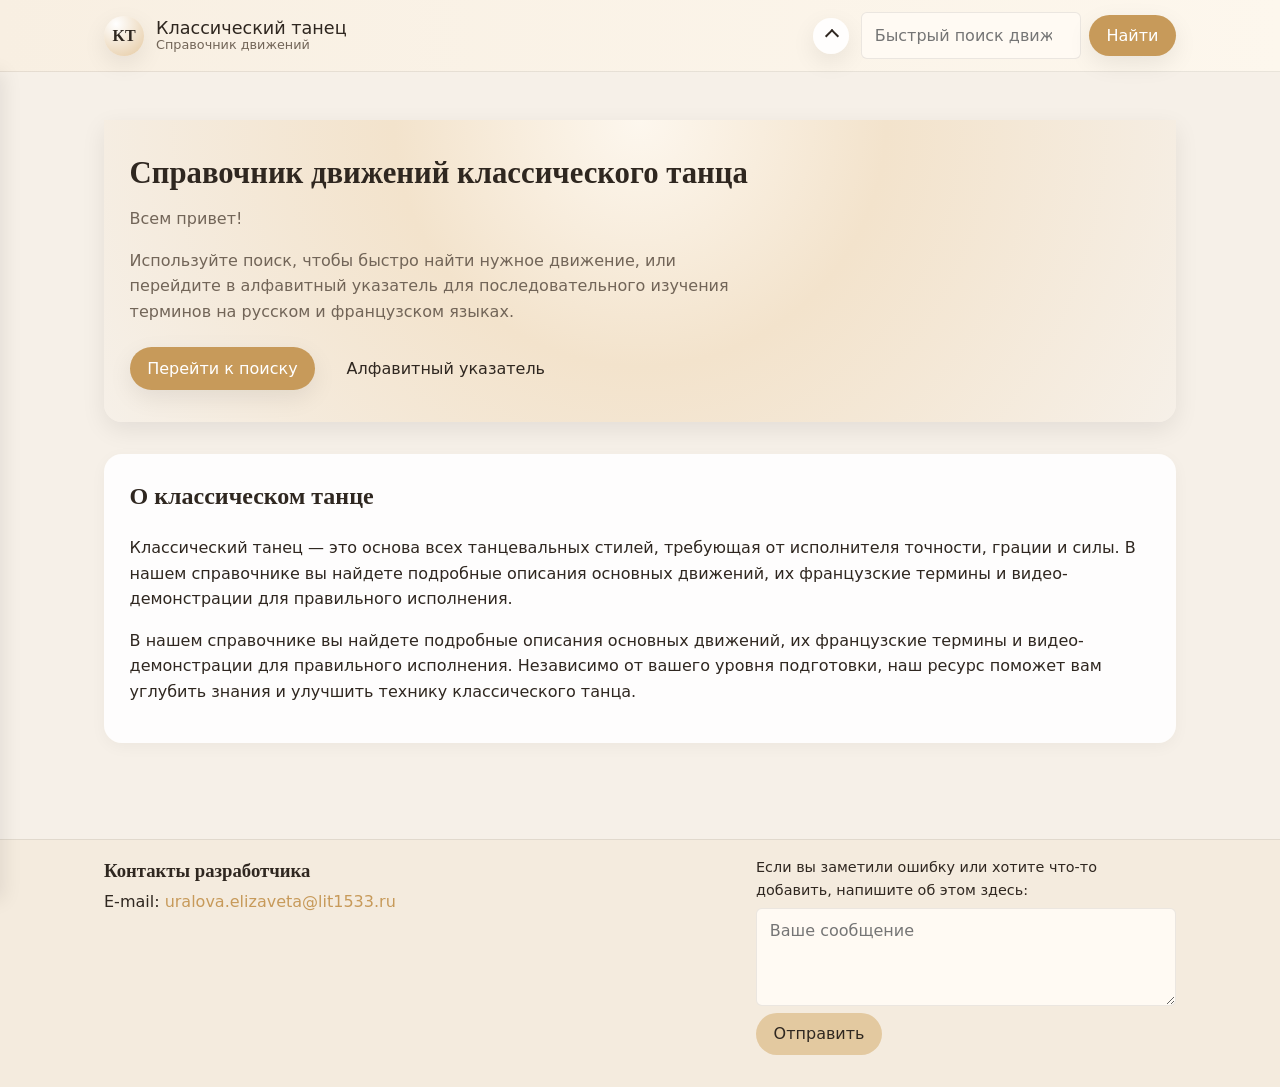
<file: index.html>
<!DOCTYPE html>
<html lang="ru">
<head>
  <meta charset="UTF-8">
  <meta name="viewport" content="width=device-width, initial-scale=1.0">
  <title>Справочник движений классического танца</title>
  <link rel="stylesheet" href="styles/base.css">
  <link rel="stylesheet" href="styles/layout.css">
  <link rel="stylesheet" href="styles/components.css">
  <link rel="stylesheet" href="styles/pages.css">
  <link rel="stylesheet" href="styles/responsive.css">
</head>
<body data-root="root" data-page="home">
  <header class="site-header">
    <div class="header-inner">
      <a href="index.html" class="logo-area" title="На главную">
        <div class="logo-mark">KT</div>
        <div class="logo-text">
          <span class="site-title">Классический танец</span>
          <span class="site-subtitle">Справочник движений</span>
        </div>
      </a>

      <div class="header-controls">
        <button class="icon-button menu-toggle" id="menuToggle" type="button" aria-label="Открыть меню">
          <span class="icon-arrow"></span>
        </button>

        <form class="header-search" id="headerSearchForm" autocomplete="off">
          <input
            type="search"
            id="headerSearchInput"
            class="input"
            placeholder="Быстрый поиск движения..."
            aria-label="Быстрый поиск движения"
          >
          <button type="submit" class="btn btn-primary">Найти</button>
        </form>
      </div>
    </div>
  </header>

  <aside class="sidebar" id="sidebar" aria-hidden="true">
    <nav class="sidebar-nav" id="sidebarNav">
      <a href="index.html" class="sidebar-link" data-page-link="home">Главная</a>
      <a href="pages/search.html" class="sidebar-link" data-page-link="search">Поиск</a>
      <a href="pages/alphabet.html" class="sidebar-link" data-page-link="alphabet">Алфавитный указатель</a>
      <!-- <a href="pages/settings.html" class="sidebar-link" data-page-link="site-settings">Настройки сайта</a> -->
    </nav>
  </aside>
  <div class="sidebar-backdrop" id="sidebarBackdrop"></div>

  <main class="page page-home">
    <section class="hero">
      <div class="hero-text">
        <h1>Справочник движений классического танца</h1>
        <p>
          Всем привет!
        </p>
        <p>
          Используйте поиск, чтобы быстро найти нужное движение, или перейдите в алфавитный указатель для
          последовательного изучения терминов на русском и французском языках.
        </p>
        <div class="hero-actions">
          <a class="btn btn-primary" href="pages/search.html">Перейти к поиску</a>
          <a class="btn btn-ghost" href="pages/alphabet.html">Алфавитный указатель</a>
        </div>
      </div>
    </section>

    <section class="info-section">
      <h2>О классическом танце</h2>
      <p>
        Классический танец — это основа всех танцевальных стилей, требующая от исполнителя точности, грации и силы. В нашем справочнике вы найдете подробные описания основных движений, их французские термины и видео-демонстрации для правильного исполнения.
      </p>
      <p>
        В нашем справочнике вы найдете подробные описания основных движений, их французские термины и видео-демонстрации для правильного исполнения. Независимо от вашего уровня подготовки, наш ресурс поможет вам углубить знания и улучшить технику классического танца. 
      </p>
    </section>
  </main>

  <footer class="site-footer">
    <div class="footer-inner">
      <div class="footer-column">
        <h3 class="footer-title">Контакты разработчика</h3>
        <p>E-mail: <a href="mailto:uralova.elizaveta@lit1533.ru">uralova.elizaveta@lit1533.ru</a></p>
      </div>
      <div class="footer-column">
        <form id="footerFeedbackForm" class="footer-feedback-form">
          <label for="footerFeedbackMessage" class="footer-label">
            Если вы заметили ошибку или хотите что-то добавить, напишите об этом здесь:
          </label>
          <textarea
            id="footerFeedbackMessage"
            class="textarea"
            rows="3"
            placeholder="Ваше сообщение"
          ></textarea>
          <button type="submit" class="btn btn-secondary">Отправить</button>
        </form>
      </div>
    </div>
  </footer>

  <script src="scripts/app.js"></script>
  <script src="scripts/ui.js"></script>
  <script src="scripts/router.js"></script>
  <script src="scripts/auth.js"></script>
  <script src="scripts/api.js"></script>
</body>
</html>
</file>
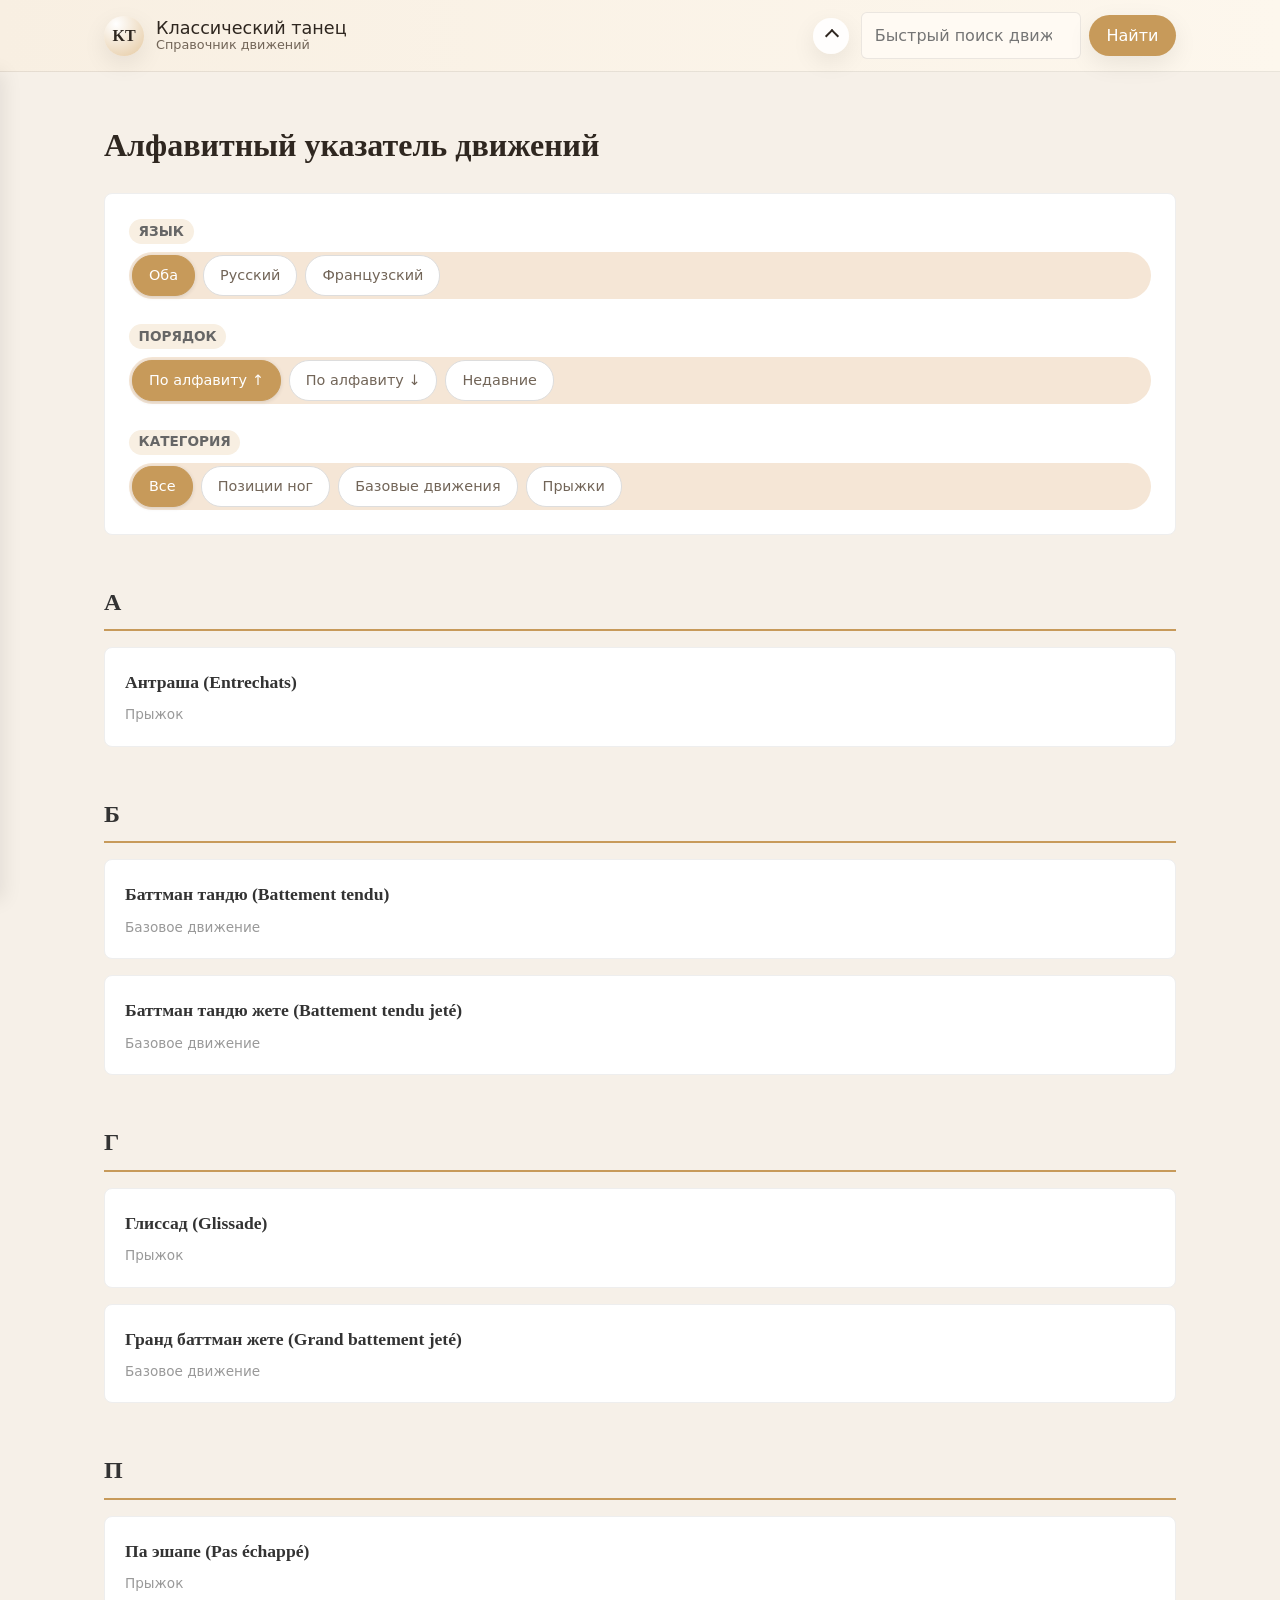
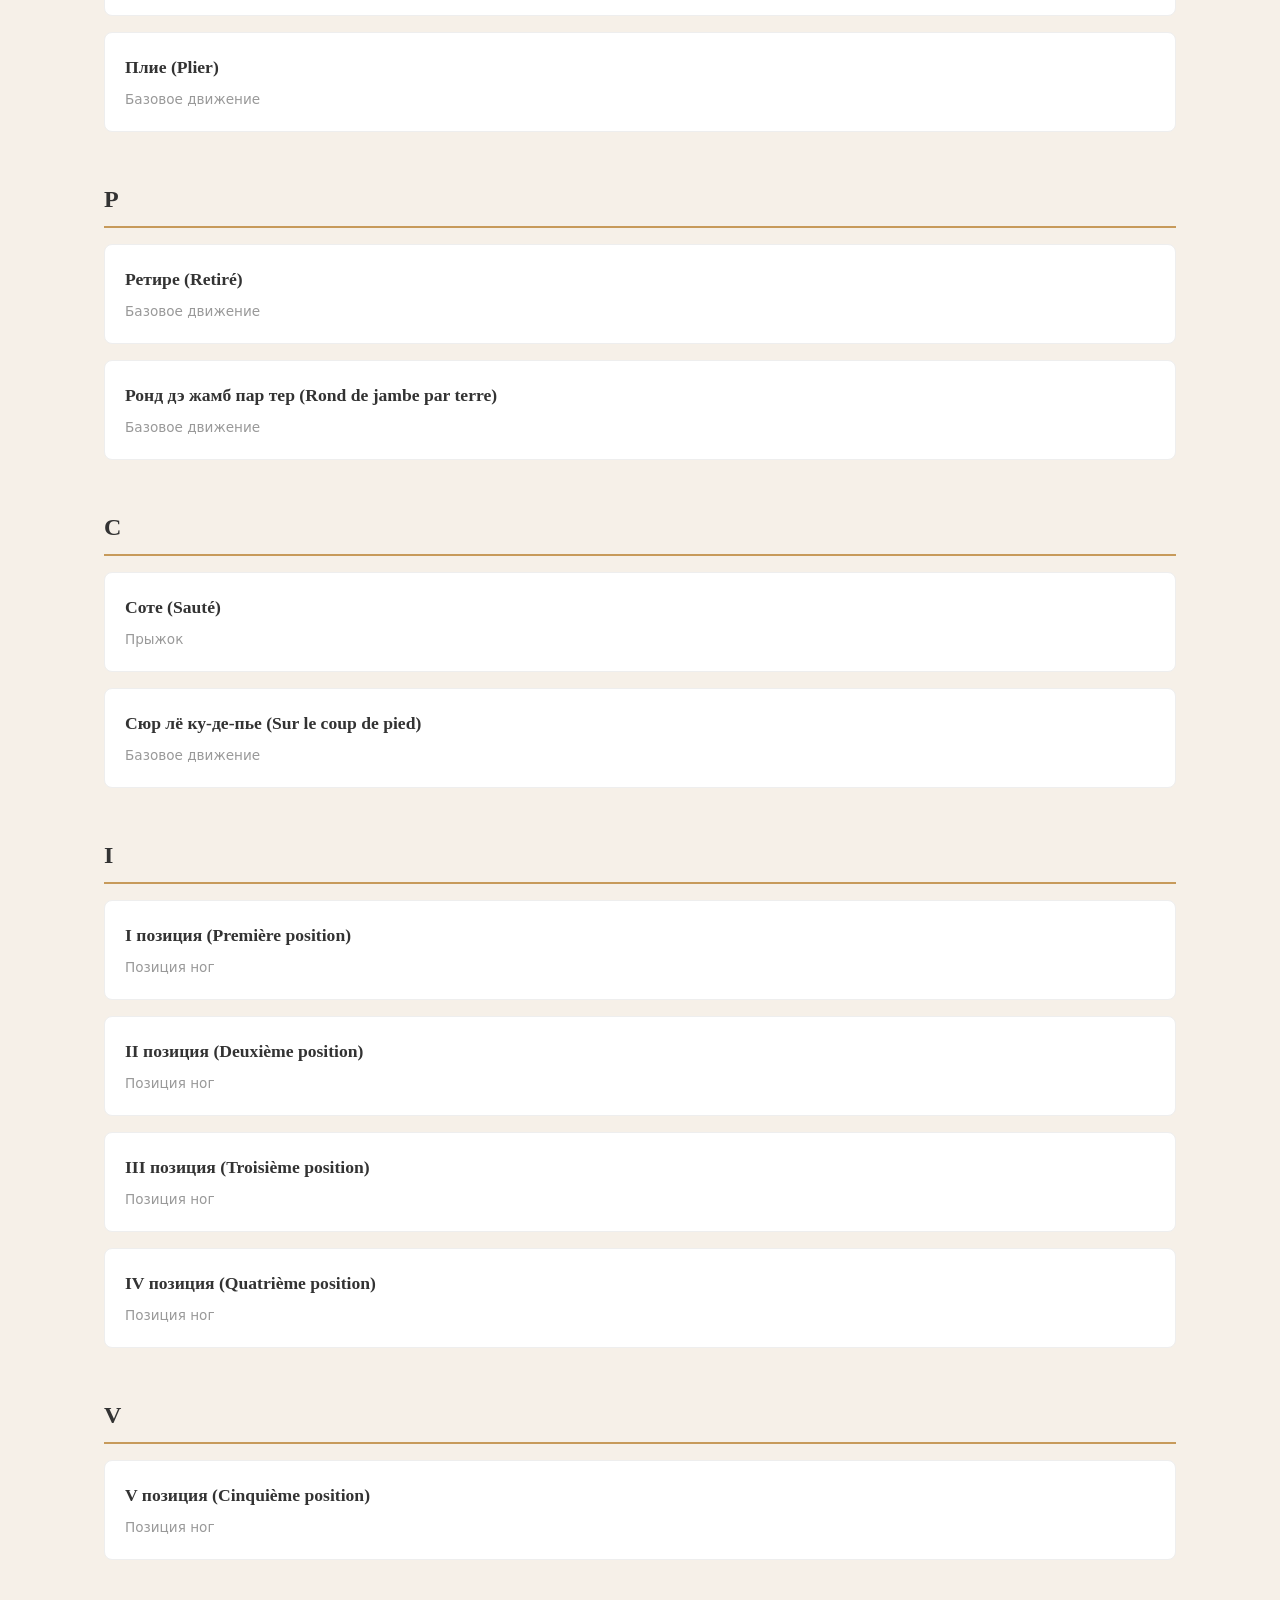
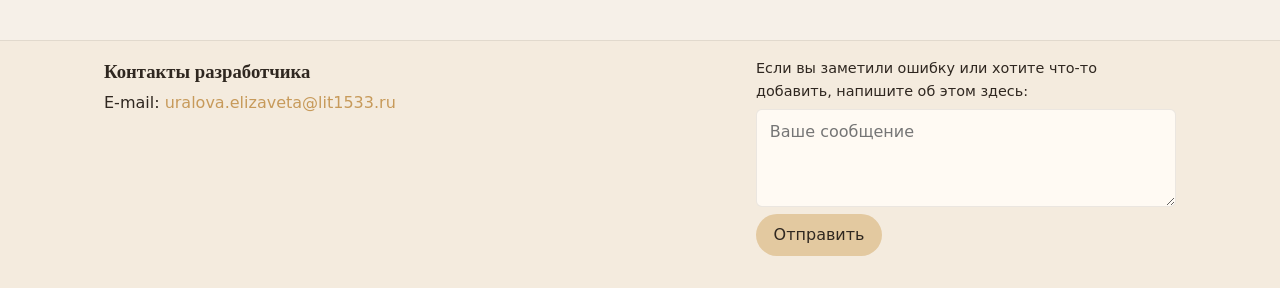
<file: pages/alphabet.html>
<!DOCTYPE html>
<html lang="ru">
<head>
  <meta charset="UTF-8">
  <meta name="viewport" content="width=device-width, initial-scale=1.0">
  <title>Алфавитный указатель — Справочник</title>
  <link rel="stylesheet" href="../styles/base.css">
  <link rel="stylesheet" href="../styles/layout.css">
  <link rel="stylesheet" href="../styles/components.css">
  <link rel="stylesheet" href="../styles/pages.css">
  <link rel="stylesheet" href="../styles/responsive.css">
  <style>
    .page-alphabet-filters {
      display: grid;
      gap: 1.5rem;
      margin-bottom: 2rem;
      background: white;
      padding: 1.5rem;
      border-radius: 8px;
      border: 1px solid #eee;
    }

    .tag {
      font-size: 0.85rem;
      font-weight: 600;
      text-transform: uppercase;
      color: #666;
      margin-bottom: 0.5rem;
    }

    .pill-toggle-group {
      display: flex;
      gap: 0.5rem;
      flex-wrap: wrap;
    }

    .pill-toggle {
      padding: 0.5rem 1rem;
      border: 1px solid #ddd;
      background: white;
      border-radius: 20px;
      cursor: pointer;
      transition: all 0.2s;
      font-size: 0.9rem;
    }

    .pill-toggle:hover {
      border-color: #c79a5a;
      color: #c79a5a;
    }

    .pill-toggle.active {
      background: #c79a5a;
      color: white;
      border-color: #c79a5a;
    }

    .alphabet-list-section {
      display: grid;
      gap: 2rem;
    }

    .alphabet-letter-section {
      display: grid;
      gap: 1rem;
    }

    .alphabet-letter {
      font-size: 1.5rem;
      font-weight: 700;
      color: #333;
      padding: 1rem 0 0.5rem 0;
      border-bottom: 2px solid #c79a5a;
      margin: 0;
    }

    #alphabetList {
      display: grid;
      gap: 2rem;
    }

    .movement-card {
      background: white;
      border: 1px solid #eee;
      border-radius: 8px;
      transition: all 0.2s;
      overflow: hidden;
    }

    .movement-card:hover {
      border-color: #c79a5a;
      box-shadow: 0 4px 12px rgba(199, 154, 90, 0.1);
      transform: translateY(-2px);
    }

    .movement-link {
      text-decoration: none;
      color: inherit;
      display: block;
    }

    .movement-card-content {
      padding: 1.25rem;
    }

    .movement-title {
      font-size: 1.1rem;
      font-weight: 600;
      color: #333;
      margin: 0 0 0.5rem 0;
    }

    .movement-category {
      font-size: 0.85rem;
      color: #999;
      margin: 0;
    }

    @media (max-width: 768px) {
      .page-alphabet-filters {
        grid-template-columns: 1fr;
      }

      .pill-toggle {
        font-size: 0.85rem;
        padding: 0.4rem 0.8rem;
      }
    }
  </style>
</head>
<body data-root="page" data-page="alphabet">
  <header class="site-header">
    <div class="header-inner">
      <a href="../index.html" class="logo-area" title="На главную">
        <div class="logo-mark">KT</div>
        <div class="logo-text">
          <span class="site-title">Классический танец</span>
          <span class="site-subtitle">Справочник движений</span>
        </div>
      </a>
      <div class="header-controls">
        <button class="icon-button menu-toggle" id="menuToggle" type="button" aria-label="Открыть меню">
          <span class="icon-arrow"></span>
        </button>
        <form class="header-search" id="headerSearchForm" autocomplete="off">
          <input
            type="search"
            id="headerSearchInput"
            class="input"
            placeholder="Быстрый поиск движения..."
            aria-label="Быстрый поиск движения"
          >
          <button type="submit" class="btn btn-primary">Найти</button>
        </form>
      </div>
    </div>
  </header>

  <aside class="sidebar" id="sidebar" aria-hidden="true">
    <nav class="sidebar-nav" id="sidebarNav">
      <a href="../index.html" class="sidebar-link" data-page-link="home">Главная</a>
      <a href="search.html" class="sidebar-link" data-page-link="search">Поиск</a>
      <a href="alphabet.html" class="sidebar-link" data-page-link="alphabet">Алфавитный указатель</a>
    
      <!-- <a href="settings.html" class="sidebar-link" data-page-link="site-settings">Настройки сайта</a> -->

    </nav>
  </aside>
  <div class="sidebar-backdrop" id="sidebarBackdrop"></div>

  <main class="page">
    <h1>Алфавитный указатель движений</h1>

    <section class="page-alphabet-filters">
      <div>
        <div class="tag">Язык</div>
        <div class="pill-toggle-group">
          <button class="pill-toggle active" data-lang-filter="both">Оба</button>
          <button class="pill-toggle" data-lang-filter="ru">Русский</button>
          <button class="pill-toggle" data-lang-filter="fr">Французский</button>
        </div>
      </div>

      <div>
        <div class="tag">Порядок</div>
        <div class="pill-toggle-group">
          <button class="pill-toggle active" data-sort="asc">По алфавиту ↑</button>
          <button class="pill-toggle" data-sort="desc">По алфавиту ↓</button>
          <button class="pill-toggle" data-sort="recent">Недавние</button>
        </div>
      </div>

      <div>
        <div class="tag">Категория</div>
        <div class="pill-toggle-group">
          <button class="pill-toggle active" data-category="all">Все</button>
          <button class="pill-toggle" data-category="positions">Позиции ног</button>
          <button class="pill-toggle" data-category="basic">Базовые движения</button>
          <button class="pill-toggle" data-category="jumps">Прыжки</button>
        </div>
      </div>
    </section>

    <section class="alphabet-list-section">
      <div id="alphabetList">

      </div>
    </section>
  </main>

  <footer class="site-footer">
    <div class="footer-inner">
      <div class="footer-column">
        <h3 class="footer-title">Контакты разработчика</h3>
        <p>E-mail: <a href="mailto:uralova.elizaveta@lit1533.ru">uralova.elizaveta@lit1533.ru</a></p>
      </div>
      <div class="footer-column">
        <form id="footerFeedbackForm" class="footer-feedback-form">
          <label for="footerFeedbackMessage" class="footer-label">
            Если вы заметили ошибку или хотите что-то добавить, напишите об этом здесь:
          </label>
          <textarea
            id="footerFeedbackMessage"
            class="textarea"
            rows="3"
            placeholder="Ваше сообщение"
          ></textarea>
          <button type="submit" class="btn btn-secondary">Отправить</button>
        </form>
      </div>
    </div>
  </footer>

  <script src="../scripts/app.js"></script>
  <script src="../scripts/ui.js"></script>
  <script src="../scripts/router.js"></script>
  <script src="../scripts/api.js"></script>
  <script src="../scripts/auth.js"></script>
  <script src="../scripts/alphabet.js"></script>
</body>
</html>
</file>
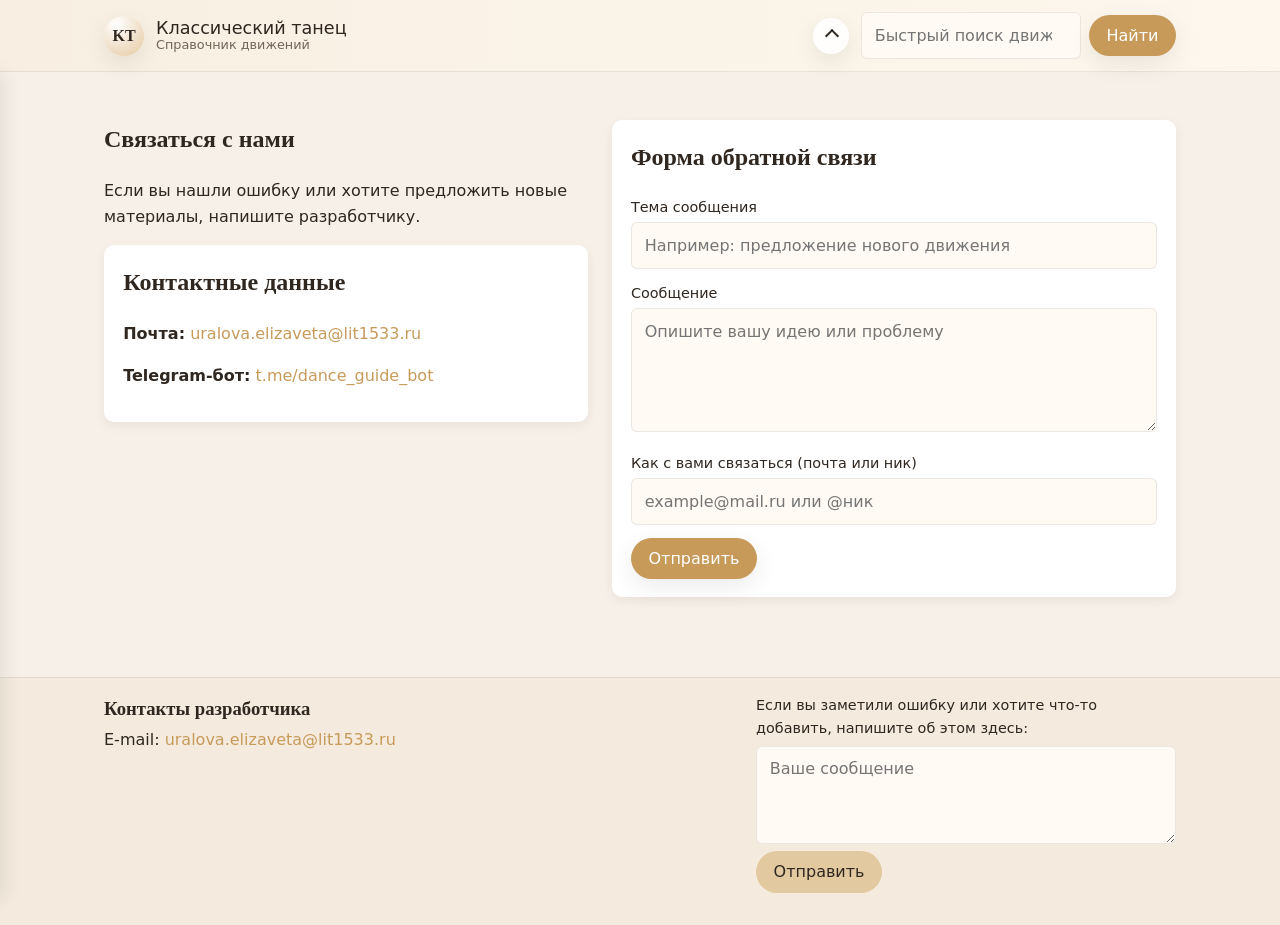
<file: pages/feedback.html>
<!DOCTYPE html>
<html lang="ru">
<head>
  <meta charset="UTF-8">
  <meta name="viewport" content="width=device-width, initial-scale=1.0">
  <title>Связаться с нами — Справочник</title>
  <link rel="stylesheet" href="../styles/base.css">
  <link rel="stylesheet" href="../styles/layout.css">
  <link rel="stylesheet" href="../styles/components.css">
  <link rel="stylesheet" href="../styles/pages.css">
  <link rel="stylesheet" href="../styles/responsive.css">
</head>
<body data-root="page" data-page="feedback">
  <header class="site-header">
    <div class="header-inner">
      <a href="../index.html" class="logo-area" title="На главную">
        <div class="logo-mark">KT</div>
        <div class="logo-text">
          <span class="site-title">Классический танец</span>
          <span class="site-subtitle">Справочник движений</span>
        </div>
      </a>
      <div class="header-controls">
        <button class="icon-button menu-toggle" id="menuToggle" type="button" aria-label="Открыть меню">
          <span class="icon-arrow"></span>
        </button>
        <form class="header-search" id="headerSearchForm" autocomplete="off">
          <input
            type="search"
            id="headerSearchInput"
            class="input"
            placeholder="Быстрый поиск движения..."
            aria-label="Быстрый поиск движения"
          >
          <button type="submit" class="btn btn-primary">Найти</button>
        </form>

      </div>
    </div>
  </header>

  <aside class="sidebar" id="sidebar" aria-hidden="true">
    <nav class="sidebar-nav" id="sidebarNav"></nav>
  </aside>
  <div class="sidebar-backdrop" id="sidebarBackdrop"></div>

  <main class="page">
    <section class="feedback-page-main">
      <div>
        <h1>Связаться с нами</h1>
        <p>Если вы нашли ошибку или хотите предложить новые материалы, напишите разработчику.</p>
        <div class="card">
          <h2>Контактные данные</h2>
          <p><strong>Почта:</strong> <a href="mailto:uralova.elizaveta@lit1533.ru">uralova.elizaveta@lit1533.ru</a></p>
          <p><strong>Telegram-бот:</strong> <a href="https://t.me/dance_guide_bot" target="_blank" rel="noopener">t.me/dance_guide_bot</a></p>
        </div>
      </div>

      <div class="card">
        <h2>Форма обратной связи</h2>
        <form id="feedbackForm">
          <div class="auth-form-group">
            <label for="feedbackSubject">Тема сообщения</label>
            <input id="feedbackSubject" class="input" placeholder="Например: предложение нового движения">
          </div>
          <div class="auth-form-group">
            <label for="feedbackMessage">Сообщение</label>
            <textarea id="feedbackMessage" class="textarea" rows="4" placeholder="Опишите вашу идею или проблему"></textarea>
          </div>
          <div class="auth-form-group">
            <label for="feedbackContact">Как с вами связаться (почта или ник)</label>
            <input id="feedbackContact" class="input" placeholder="example@mail.ru или @ник">
          </div>
          <button type="submit" class="btn btn-primary">Отправить</button>
        </form>
      </div>
    </section>
  </main>

  <footer class="site-footer">
    <div class="footer-inner">
      <div class="footer-column">
        <h3 class="footer-title">Контакты разработчика</h3>
        <p>E-mail: <a href="mailto:uralova.elizaveta@lit1533.ru">uralova.elizaveta@lit1533.ru</a></p>
      </div>
      <div class="footer-column">
        <form id="footerFeedbackForm" class="footer-feedback-form">
          <label for="footerFeedbackMessage" class="footer-label">
            Если вы заметили ошибку или хотите что-то добавить, напишите об этом здесь:
          </label>
          <textarea
            id="footerFeedbackMessage"
            class="textarea"
            rows="3"
            placeholder="Ваше сообщение"
          ></textarea>
          <button type="submit" class="btn btn-secondary">Отправить</button>
        </form>
      </div>
    </div>
  </footer>

  <script src="../scripts/app.js"></script>
  <script src="../scripts/ui.js"></script>
  <script src="../scripts/router.js"></script>
  <script src="../scripts/auth.js"></script>
</body>
</html>
</file>
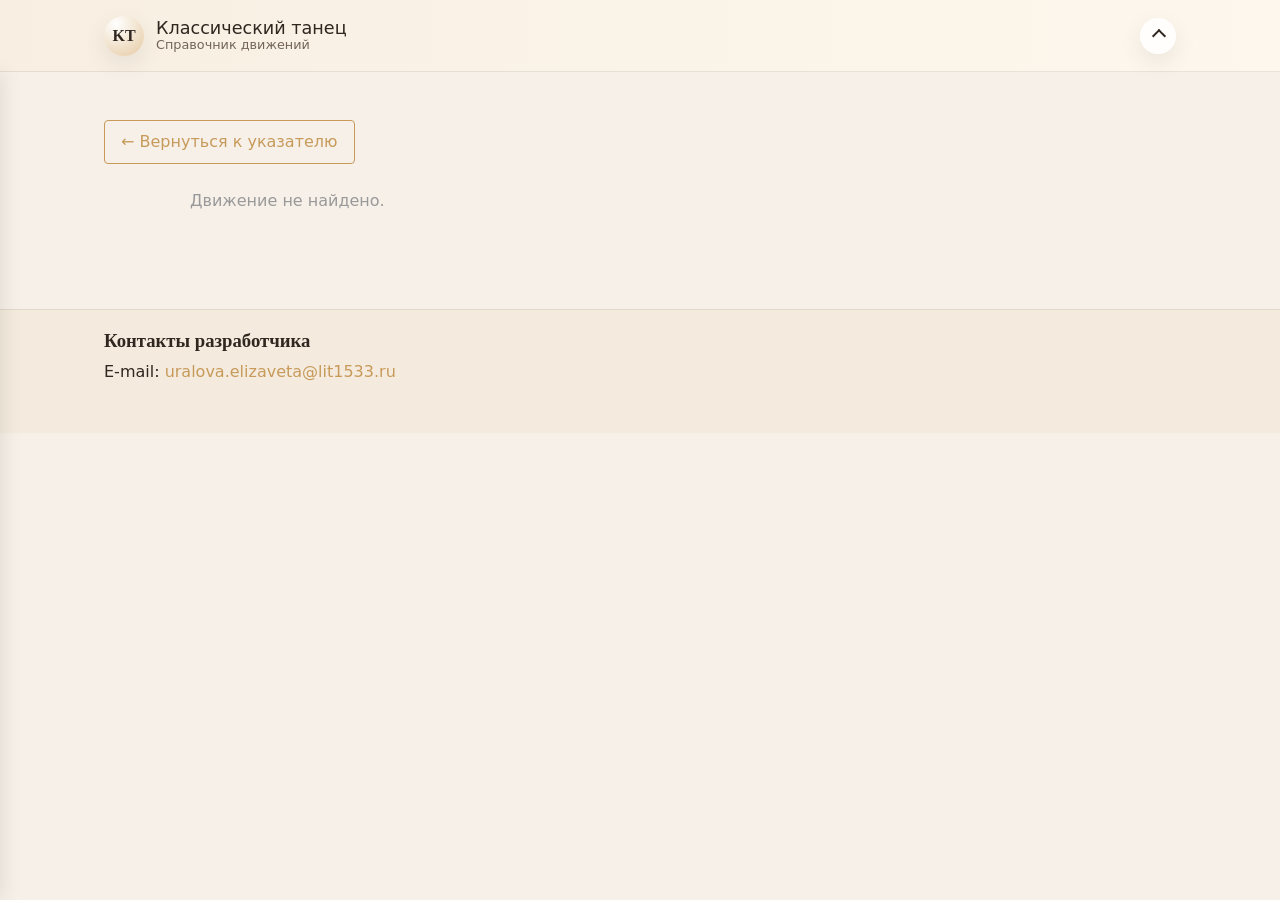
<file: pages/movement.html>
<!DOCTYPE html>
<html lang="ru">
<head>
  <meta charset="UTF-8">
  <meta name="viewport" content="width=device-width, initial-scale=1.0">
  <title>Движение — Справочник</title>
  <link rel="stylesheet" href="../styles/base.css">
  <link rel="stylesheet" href="../styles/layout.css">
  <link rel="stylesheet" href="../styles/components.css">
  <link rel="stylesheet" href="../styles/pages.css">
  <link rel="stylesheet" href="../styles/responsive.css">
  <style>
    .movement-detail { max-width: 900px; margin: 0 auto; }
    .movement-header { display: grid; grid-template-columns: 1fr auto; gap: 2rem; margin-bottom: 2rem; background: white; padding: 2rem; border-radius: 8px; border: 1px solid #eee; align-items: start; }
    .movement-title-block h1 { margin: 0 0 0.5rem 0; font-size: 2rem; }
    .movement-subtitle { font-size: 1.1rem; color: #666; font-style: italic; margin: 0; }
    .movement-category-badge { display: inline-block; background: #f6f0e8; color: #c79a5a; padding: 0.5rem 1rem; border-radius: 20px; font-size: 0.85rem; font-weight: 600; margin-top: 1rem; }
    .movement-actions { display: flex; gap: 0.5rem; flex-direction: column; }
    .movement-btn { padding: 0.75rem 1rem; border: 1px solid #ddd; background: white; border-radius: 4px; cursor: pointer; transition: all 0.2s; font-size: 0.9rem; }
    .movement-btn:hover { background: #f9f9f9; border-color: #999; }
    .content-section { background: white; padding: 2rem; border-radius: 8px; border: 1px solid #eee; margin-bottom: 1.5rem; }
    .content-section h2 { margin-top: 0; margin-bottom: 1rem; color: #333; border-bottom: 2px solid #c79a5a; padding-bottom: 0.5rem; }
    .content-section p { line-height: 1.6; color: #555; }
    .movement-image { width: 100%; max-height: 300px; object-fit: cover; border-radius: 8px; margin-bottom: 1rem; }
    .tags-list { display: flex; gap: 0.5rem; flex-wrap: wrap; margin-top: 1rem; }
    .tag { background: #f0f0f0; padding: 0.4rem 0.8rem; border-radius: 4px; font-size: 0.85rem; color: #666; }
    .back-link { display: inline-block; margin-bottom: 1.5rem; padding: 0.5rem 1rem; color: #c79a5a; text-decoration: none; border: 1px solid #c79a5a; border-radius: 4px; transition: all 0.2s; }
    .back-link:hover { background: #c79a5a; color: white; }
    @media (max-width: 768px) {
      .movement-header { grid-template-columns: 1fr; }
      .movement-actions { flex-direction: row; }
      .movement-title-block h1 { font-size: 1.5rem; }
    }
  </style>
</head>
<body data-root="page" data-page="movement">
  <header class="site-header">
    <div class="header-inner">
      <a href="../index.html" class="logo-area" title="На главную">
        <div class="logo-mark">KT</div>
        <div class="logo-text">
          <span class="site-title">Классический танец</span>
          <span class="site-subtitle">Справочник движений</span>
        </div>
      </a>
      <div class="header-controls">
        <button class="icon-button menu-toggle" id="menuToggle" type="button" aria-label="Открыть меню">
          <span class="icon-arrow"></span>
        </button>
      </div>
    </div>
  </header>

  <aside class="sidebar" id="sidebar" aria-hidden="true">
    <nav class="sidebar-nav" id="sidebarNav">
      <a href="../index.html" class="sidebar-link" data-page-link="home">Главная</a>
      <a href="search.html" class="sidebar-link" data-page-link="search">Поиск</a>
      <a href="alphabet.html" class="sidebar-link" data-page-link="alphabet">Алфавитный указатель</a>
    </nav>
  </aside>
  <div class="sidebar-backdrop" id="sidebarBackdrop"></div>

  <main class="page">
    <a href="alphabet.html" class="back-link">← Вернуться к указателю</a>

    <div class="movement-detail" id="movementDetail">
      <div class="movement-header">
        <div class="movement-title-block">
          <h1 id="movementName">Загрузка...</h1>
          <p class="movement-subtitle" id="movementFrench"></p>
          <div class="movement-category-badge" id="movementCategory"></div>
          <div class="tags-list" id="tagsList"></div>
        </div>
        <div class="movement-actions">
          <button class="movement-btn" id="favoriteBtn">♥ В избранное</button>
        </div>
      </div>

      <div class="content-section" id="descriptionSection">
        <h2>Описание</h2>
        <p id="description"></p>
      </div>
    </div>
  </main>

  <footer class="site-footer">
    <div class="footer-inner">
      <div class="footer-column">
        <h3 class="footer-title">Контакты разработчика</h3>
        <p>E-mail: <a href="mailto:uralova.elizaveta@lit1533.ru">uralova.elizaveta@lit1533.ru</a></p>
      </div>
    </div>
  </footer>

  <script src="../scripts/app.js"></script>
  <script src="../scripts/ui.js"></script>
  <script src="../scripts/router.js"></script>
  <script src="../scripts/api.js"></script>
  <script src="../scripts/auth.js"></script>
  <script src="../scripts/movement.js"></script>
</body>
</html>
</file>
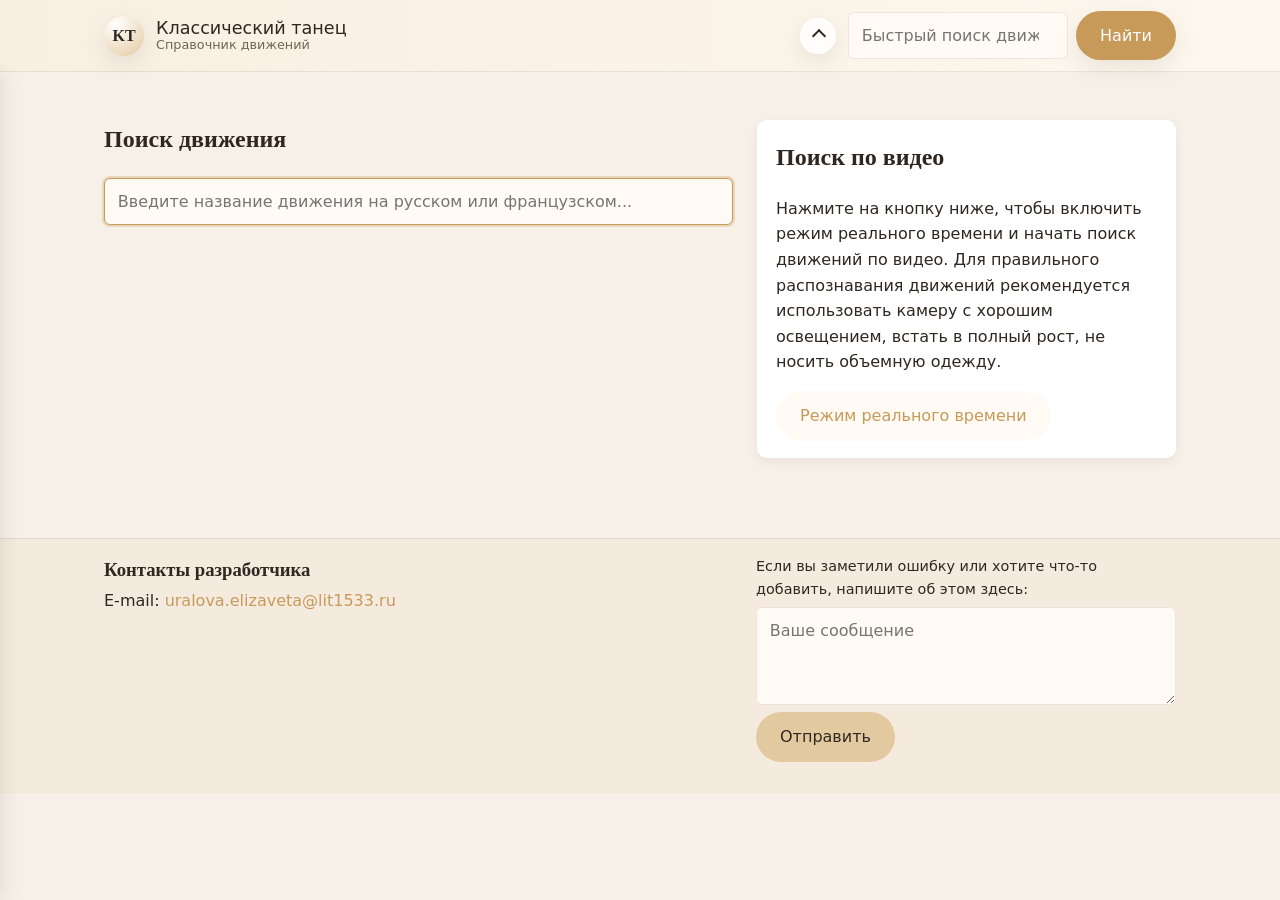
<file: pages/search.html>
<!DOCTYPE html>
<html lang="ru">
<head>
  <meta charset="UTF-8">
  <meta name="viewport" content="width=device-width, initial-scale=1.0">
  <title>Поиск движений — Справочник</title>
  <link rel="stylesheet" href="../styles/base.css">
  <link rel="stylesheet" href="../styles/layout.css">
  <link rel="stylesheet" href="../styles/components.css">
  <link rel="stylesheet" href="../styles/pages.css">
  <link rel="stylesheet" href="../styles/responsive.css">
  <style>
    .modal-overlay {
      display: none;
      position: fixed;
      top: 0;
      left: 0;
      right: 0;
      bottom: 0;
      background: rgba(0, 0, 0, 0.7);
      z-index: 1000;
      align-items: center;
      justify-content: center;
    }

    .modal-overlay.active {
      display: flex;
    }

    .modal {
      background: white;
      border-radius: 8px;
      width: min(1200px, 94%);
      max-width: 1200px;
      max-height: 90vh;
      overflow: auto;
      position: relative;
      display: flex;
      flex-direction: column;
    }

    .modal-header {
      display: flex;
      justify-content: space-between;
      align-items: center;
      padding: 1.5rem;
      border-bottom: 1px solid #eee;
      flex-shrink: 0;
    }

    .modal-header h2 {
      margin: 0;
      font-size: 1.5rem;
    }

    .modal-close {
      background: none;
      border: none;
      font-size: 1.5rem;
      cursor: pointer;
      color: #666;
      padding: 0;
      width: 32px;
      height: 32px;
      display: flex;
      align-items: center;
      justify-content: center;
    }

    .modal-close:hover {
      color: #000;
    }

    .modal-body {
      padding: 1.5rem;
      overflow-y: auto;
      flex: 1;
    }

    .realtime-layout {
      display: grid;
      grid-template-columns: minmax(0, 1.6fr) minmax(300px, 0.9fr);
      gap: 1.5rem;
      align-items: start;
    }

    .realtime-camera-panel,
    .realtime-results-panel {
      min-width: 0;
    }

    .video-section {
      position: relative;
      background: #000;
      border-radius: 8px;
      overflow: hidden;
      margin-bottom: 1rem;
      aspect-ratio: 4/3;
      display: flex;
      align-items: center;
      justify-content: center;
    }

    video {
      width: 100%;
      height: 100%;
      object-fit: cover;
      transform: scaleX(-1);
    }

    .pose-overlay {
      position: absolute;
      inset: 0;
      width: 100%;
      height: 100%;
      pointer-events: none;
      transform: scaleX(-1);
    }

    .controls {
      display: flex;
      gap: 1rem;
      margin-bottom: 1.5rem;
      flex-wrap: wrap;
    }

    .btn {
      padding: 0.75rem 1.5rem;
      border: none;
      border-radius: 999px;
      font-size: 1rem;
      cursor: pointer;
      transition: all 0.3s;
    }

    .btn-primary {
      background: #c79a5a;
      color: white;
    }

    .btn-primary:hover {
      background: 0 8px 24px rgba(0, 0, 0, 0.08);
    }

    .btn-primary:disabled {
      background: #ccc;
      cursor: not-allowed;
    }

    .btn-danger {
      background: #dc3545;
      color: white;
    }

    .btn-danger:hover {
      background: #c82333;
    }

    .status {
      padding: 1rem;
      margin-bottom: 1.5rem;
      border-radius: 4px;
      background: #f0f0f0;
      display: flex;
      align-items: center;
      gap: 1rem;
    }

    .status-indicator {
      width: 12px;
      height: 12px;
      border-radius: 50%;
      background: #ccc;
    }

    .status-indicator.connected {
      background: #28a745;
      animation: pulse 1s infinite;
    }

    @keyframes pulse {
      0%, 100% { opacity: 1; }
      50% { opacity: 0.7; }
    }

    .movements-list {
      background: white;
      border: 1px solid #ddd;
      border-radius: 8px;
      padding: 1rem;
      max-height: 430px;
      overflow-y: auto;
    }

    .current-movement {
      padding: 1.25rem;
      margin-bottom: 1rem;
      border-radius: 8px;
      background: #f0f7ff;
      border: 2px solid #007bff;
      text-align: center;
    }

    .current-movement-label {
      margin: 0 0 0.5rem;
      color: #666;
      font-size: 0.8rem;
      font-weight: 700;
      letter-spacing: 0.08em;
      text-transform: uppercase;
    }

    .current-movement-name {
      margin: 0;
      color: #222;
      font-size: clamp(1.6rem, 3vw, 2.5rem);
      line-height: 1.1;
      text-transform: uppercase;
      overflow-wrap: anywhere;
    }

    .current-movement-confidence {
      margin-top: 0.5rem;
      color: #666;
      font-size: 0.95rem;
    }

    .movements-title {
      margin: 0 0 0.75rem;
      font-size: 1rem;
      color: #555;
    }

    .movement-item {
      display: flex;
      justify-content: space-between;
      align-items: center;
      padding: 0.75rem;
      border-bottom: 1px solid #eee;
      color: inherit;
      text-decoration: none;
    }

    .movement-item:last-child {
      border-bottom: none;
    }

    .movement-item:hover {
      background: #f9f9f9;
    }

    .movement-name {
      font-weight: 500;
    }

    .movement-confidence {
      display: inline-block;
      min-width: 60px;
      text-align: right;
      color: #666;
      font-size: 0.9rem;
    }

    .empty-message {
      text-align: center;
      color: #999;
      padding: 1rem;
    }

    .fps-counter {
      font-size: 0.85rem;
      color: #666;
      margin-left: auto;
    }

    @media (max-width: 900px) {
      .realtime-layout {
        grid-template-columns: 1fr;
      }

      .movements-list {
        max-height: 300px;
      }
    }
  </style>
</head>
<body data-root="page" data-page="search">
  <header class="site-header">
    <div class="header-inner">
      <a href="../index.html" class="logo-area" title="На главную">
        <div class="logo-mark">KT</div>
        <div class="logo-text">
          <span class="site-title">Классический танец</span>
          <span class="site-subtitle">Справочник движений</span>
        </div>
      </a>
      <div class="header-controls">
        <button class="icon-button menu-toggle" id="menuToggle" type="button" aria-label="Открыть меню">
          <span class="icon-arrow"></span>
        </button>
        <form class="header-search" id="headerSearchForm" autocomplete="off">
          <input
            type="search"
            id="headerSearchInput"
            class="input"
            placeholder="Быстрый поиск движения..."
            aria-label="Быстрый поиск движения"
          >
          <button type="submit" class="btn btn-primary">Найти</button>
        </form>
      </div>
    </div>
  </header>

  <aside class="sidebar" id="sidebar" aria-hidden="true">
    <nav class="sidebar-nav" id="sidebarNav">
      <a href="../index.html" class="sidebar-link" data-page-link="home">Главная</a>
      <a href="search.html" class="sidebar-link" data-page-link="search">Поиск</a>
      <a href="alphabet.html" class="sidebar-link" data-page-link="alphabet">Алфавитный указатель</a>
    </nav>
  </aside>
  <div class="sidebar-backdrop" id="sidebarBackdrop"></div>

  <main class="page page-search-main">
    <section>
      <h1>Поиск движения</h1>
      <form id="mainSearchForm" class="search-main-form" autocomplete="off">
        <input
          type="search"
          id="mainSearchInput"
          class="input"
          placeholder="Введите название движения на русском или французском..."
          autofocus
        >
      </form>

      <div id="searchResults"></div>
      <div id="searchEmptyMessage"></div>
    </section>

    <section>
      <div class="card">
        <h2>Поиск по видео</h2>
        <p>Нажмите на кнопку ниже, чтобы включить режим реального времени и начать поиск движений по видео. Для правильного распознавания движений рекомендуется использовать камеру с хорошим освещением, встать в полный рост, не носить объемную одежду.</p>
        <button class="btn btn-outline" type="button" id="realtimeButton">Режим реального времени</button>
      </div>

      <!-- <div class="card" style="margin-top:1rem;">
        <h2>История поиска</h2>
        <ul id="searchHistoryList" class="movement-list"></ul>
      </div> -->
    </section>
  </main>

  <!-- Модальное окно режима реального времени -->
  <div class="modal-overlay" id="realtimeModal">
    <div class="modal">
      <div class="modal-header">
        <h2>Режим реального времени</h2>
        <button class="modal-close" id="realtimeCloseBtn" aria-label="Закрыть">&times;</button>
      </div>
      <div class="modal-body">
        <div class="realtime-layout">
          <div class="realtime-camera-panel">
        <div class="video-section" id="videoContainer">
          <video id="videoElement" playsinline muted autoplay></video>
          <canvas class="pose-overlay" id="poseOverlay"></canvas>
        </div>

        <div class="controls">
          <button class="btn btn-primary" id="startBtn">Включить камеру</button>
          <button class="btn btn-danger" id="stopBtn" disabled>Выключить камеру</button>
          <button class="btn btn-outline" id="toggleSkeletonBtn" type="button">Скрыть скелет</button>
        </div>

        <div class="status" id="status">
          <div class="status-indicator" id="statusIndicator"></div>
          <div id="statusText">Готово. Нажмите "Включить камеру" для начала.</div>
          <div class="fps-counter" id="fpsCounter"></div>
        </div>

          </div>

          <aside class="realtime-results-panel">
            <div class="current-movement">
              <p class="current-movement-label">Сейчас выполняется</p>
              <h3 class="current-movement-name" id="currentMovementName">Не определено</h3>
              <div class="current-movement-confidence" id="currentMovementConfidence">0.0%</div>
            </div>

            <h3 class="movements-title">Распознанные движения</h3>
        <div class="movements-list">
          <div id="movementsList" class="empty-message">
            Движения будут отображены здесь...
          </div>
        </div>
          </aside>
        </div>
      </div>
    </div>
  </div>

  <footer class="site-footer">
    <div class="footer-inner">
      <div class="footer-column">
        <h3 class="footer-title">Контакты разработчика</h3>
        <p>E-mail: <a href="mailto:uralova.elizaveta@lit1533.ru">uralova.elizaveta@lit1533.ru</a></p>
      </div>
      <div class="footer-column">
        <form id="footerFeedbackForm" class="footer-feedback-form">
          <label for="footerFeedbackMessage" class="footer-label">
            Если вы заметили ошибку или хотите что-то добавить, напишите об этом здесь:
          </label>
          <textarea
            id="footerFeedbackMessage"
            class="textarea"
            rows="3"
            placeholder="Ваше сообщение"
          ></textarea>
          <button type="submit" class="btn btn-secondary">Отправить</button>
        </form>
      </div>
    </div>
  </footer>

  <script src="../scripts/app.js"></script>
  <script src="../scripts/ui.js"></script>
  <script src="../scripts/router.js"></script>
  <script src="../scripts/api.js"></script>
  <script src="../scripts/auth.js"></script>
  <script src="../scripts/realtime.js"></script>
</body>
</html>
</file>
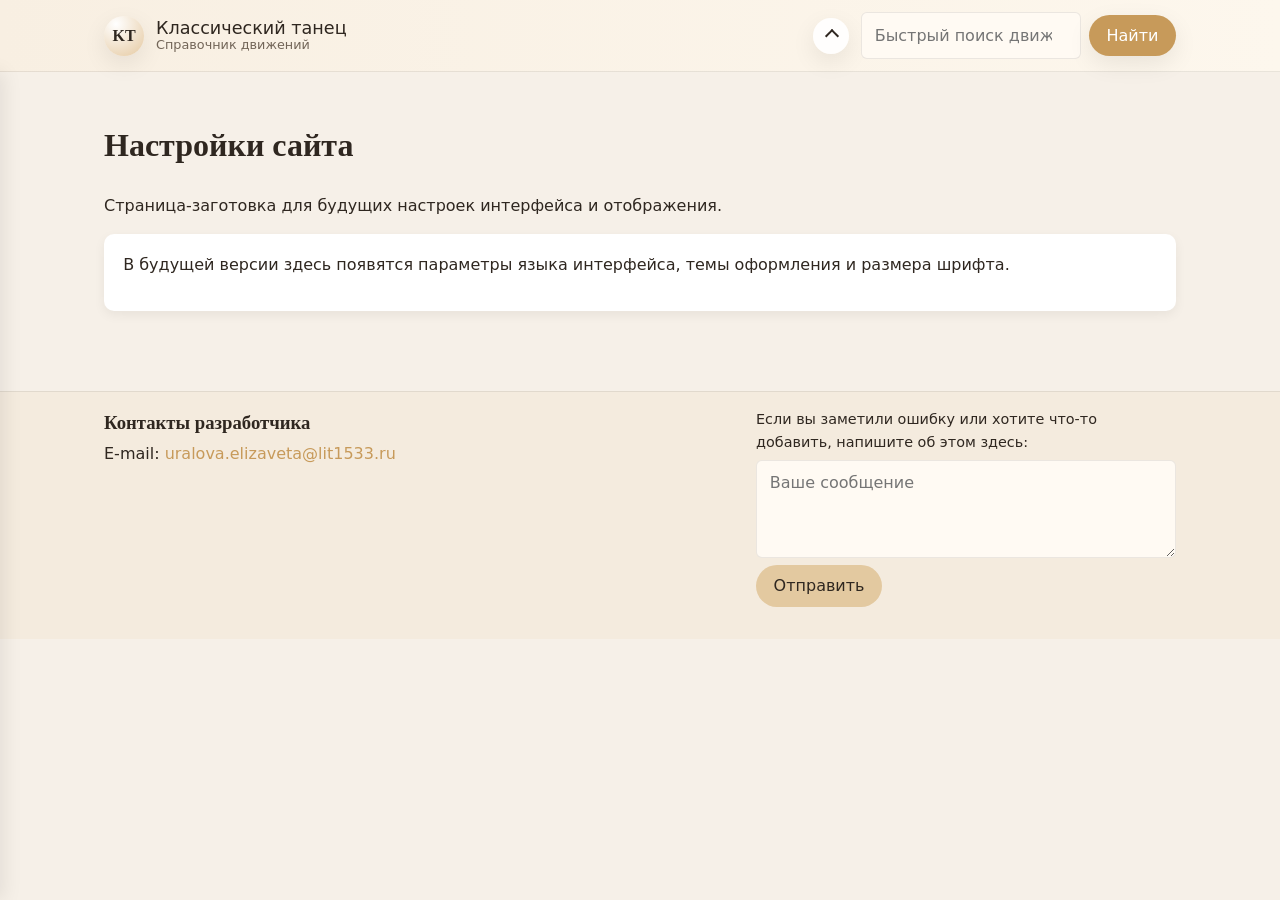
<file: pages/settings.html>
<!DOCTYPE html>
<html lang="ru">
<head>
  <meta charset="UTF-8">
  <meta name="viewport" content="width=device-width, initial-scale=1.0">
  <title>Настройки сайта — Справочник</title>
  <link rel="stylesheet" href="../styles/base.css">
  <link rel="stylesheet" href="../styles/layout.css">
  <link rel="stylesheet" href="../styles/components.css">
  <link rel="stylesheet" href="../styles/pages.css">
  <link rel="stylesheet" href="../styles/responsive.css">
</head>
<body data-root="page" data-page="site-settings">
  <header class="site-header">
    <div class="header-inner">
      <a href="../index.html" class="logo-area" title="На главную">
        <div class="logo-mark">KT</div>
        <div class="logo-text">
          <span class="site-title">Классический танец</span>
          <span class="site-subtitle">Справочник движений</span>
        </div>
      </a>
      <div class="header-controls">
        <button class="icon-button menu-toggle" id="menuToggle" type="button" aria-label="Открыть меню">
          <span class="icon-arrow"></span>
        </button>
        <form class="header-search" id="headerSearchForm" autocomplete="off">
          <input
            type="search"
            id="headerSearchInput"
            class="input"
            placeholder="Быстрый поиск движения..."
            aria-label="Быстрый поиск движения"
          >
          <button type="submit" class="btn btn-primary">Найти</button>
        </form>
      </div>
    </div>
  </header>

  <aside class="sidebar" id="sidebar" aria-hidden="true">
    <nav class="sidebar-nav" id="sidebarNav">
      <a href="../index.html" class="sidebar-link" data-page-link="home">Главная</a>
      <a href="search.html" class="sidebar-link" data-page-link="search">Поиск</a>
      <a href="alphabet.html" class="sidebar-link" data-page-link="alphabet">Алфавитный указатель</a>
      <!-- <a href="settings.html" class="sidebar-link" data-page-link="site-settings">Настройки сайта</a> -->
    </nav>
  </aside>
  <div class="sidebar-backdrop" id="sidebarBackdrop"></div>

  <main class="page">
    <h1>Настройки сайта</h1>
    <p>Страница-заготовка для будущих настроек интерфейса и отображения.</p>
    <section class="card">
      <p>В будущей версии здесь появятся параметры языка интерфейса, темы оформления и размера шрифта.</p>
    </section>
  </main>

  <footer class="site-footer">
    <div class="footer-inner">
      <div class="footer-column">
        <h3 class="footer-title">Контакты разработчика</h3>
        <p>E-mail: <a href="mailto:uralova.elizaveta@lit1533.ru">uralova.elizaveta@lit1533.ru</a></p>
      </div>
      <div class="footer-column">
        <form id="footerFeedbackForm" class="footer-feedback-form">
          <label for="footerFeedbackMessage" class="footer-label">
            Если вы заметили ошибку или хотите что-то добавить, напишите об этом здесь:
          </label>
          <textarea
            id="footerFeedbackMessage"
            class="textarea"
            rows="3"
            placeholder="Ваше сообщение"
          ></textarea>
          <button type="submit" class="btn btn-secondary">Отправить</button>
        </form>
      </div>
    </div>
  </footer>

  <script src="../scripts/app.js"></script>
  <script src="../scripts/ui.js"></script>
  <script src="../scripts/router.js"></script>
  <script src="../scripts/auth.js"></script>
</body>
</html>
</file>
<file: styles/base.css>
/* Базовая тема: светло-бежевые тона, спокойная типографика */

:root {
  --color-bg: #f6f0e8;
  --color-bg-elevated: #ffffff;
  --color-accent: #c79a5a;
  --color-accent-soft: #e3c9a0;
  --color-border-subtle: rgba(0, 0, 0, 0.08);
  --color-text: #2f2720;
  --color-text-muted: #726558;

  --radius-sm: 6px;
  --radius-md: 10px;
  --radius-lg: 18px;

  --shadow-soft: 0 8px 24px rgba(0, 0, 0, 0.08);

  --font-sans: system-ui, -apple-system, BlinkMacSystemFont, "Segoe UI", sans-serif;
  --font-accent: "Georgia", "Times New Roman", serif;
}

*,
*::before,
*::after {
  box-sizing: border-box;
}

html,
body {
  margin: 0;
  padding: 0;
}

body {
  min-height: 100vh;
  font-family: var(--font-sans);
  color: var(--color-text);
  background-color: var(--color-bg);
  line-height: 1.6;
}

img {
  max-width: 100%;
  height: auto;
  display: block;
}

a {
  color: var(--color-accent);
  text-decoration: none;
}

a:hover {
  text-decoration: underline;
}

h1,
h2,
h3,
h4 {
  font-family: var(--font-accent);
  margin-top: 0;
  color: var(--color-text);
}

p {
  margin-top: 0;
}

.page {
  max-width: 1120px;
  margin: 0 auto;
  padding: 120px 24px 80px;
}

.input,
.textarea {
  width: 100%;
  padding: 0.6rem 0.8rem;
  border-radius: var(--radius-sm);
  border: 1px solid var(--color-border-subtle);
  font: inherit;
  background-color: #fffaf3;
}

.input:focus,
.textarea:focus {
  outline: none;
  border-color: var(--color-accent);
  box-shadow: 0 0 0 2px rgba(199, 154, 90, 0.3);
}

.btn {
  display: inline-flex;
  align-items: center;
  justify-content: center;
  gap: 0.3rem;
  padding: 0.5rem 1.1rem;
  border-radius: 999px;
  border: none;
  font: inherit;
  cursor: pointer;
  text-decoration: none;
  transition: background-color 0.15s ease, color 0.15s ease, box-shadow 0.15s ease,
    transform 0.05s ease;
}

.btn-primary {
  background-color: var(--color-accent);
  color: #fff;
  box-shadow: var(--shadow-soft);
}

.btn-primary:hover {
  background-color: #b2834a;
  transform: translateY(-1px);
}

.btn-secondary {
  background-color: var(--color-accent-soft);
  color: var(--color-text);
}

.btn-outline {
  background-color: #fffaf3;
  border: 1px solid var(--color-accent);
  color: var(--color-accent);
  padding-inline: 1rem;
}

.btn-outline:hover {
  background-color: rgba(199, 154, 90, 0.1);
}

.btn-ghost {
  background-color: transparent;
  border: 1px solid transparent;
  color: var(--color-text);
}

.btn-ghost:hover {
  border-color: var(--color-border-subtle);
  background-color: rgba(0, 0, 0, 0.03);
}

.icon-button {
  border: none;
  background: rgba(255, 255, 255, 0.9);
  border-radius: 999px;
  width: 36px;
  height: 36px;
  display: inline-flex;
  align-items: center;
  justify-content: center;
  cursor: pointer;
  box-shadow: var(--shadow-soft);
}

.icon-button:hover {
  background: #ffffff;
}

.visually-hidden {
  position: absolute;
  width: 1px;
  height: 1px;
  padding: 0;
  margin: -1px;
  overflow: hidden;
  clip: rect(0, 0, 0, 0);
  border: 0;
}
</file>
<file: styles/layout.css>
.site-header {
  position: fixed;
  top: 0;
  left: 0;
  right: 0;
  height: 72px;
  background: linear-gradient(90deg, #f8efe2, #fdf7ed);
  border-bottom: 1px solid var(--color-border-subtle);
  z-index: 20;
}

.header-inner {
  max-width: 1120px;
  margin: 0 auto;
  height: 100%;
  padding: 0 24px;
  display: flex;
  align-items: center;
  justify-content: space-between;
  gap: 1rem;
}

.logo-area {
  display: flex;
  align-items: center;
  gap: 0.75rem;
  text-decoration: none;
  color: inherit;
}

.logo-area:hover {
  color: inherit;
  text-decoration: none;
}

.logo-mark {
  width: 40px;
  height: 40px;
  border-radius: 50%;
  background: radial-gradient(circle at 30% 20%, #ffffff, #e5c9a1);
  display: flex;
  align-items: center;
  justify-content: center;
  font-family: var(--font-accent);
  font-weight: bold;
  color: var(--color-text);
  box-shadow: var(--shadow-soft);
}

.logo-text {
  display: flex;
  flex-direction: column;
  line-height: 1.1;
}

.site-title {
  font-size: 1.1rem;
}

.site-subtitle {
  font-size: 0.8rem;
  color: var(--color-text-muted);
}

.header-controls {
  display: flex;
  align-items: center;
  gap: 0.75rem;
}

.header-search {
  display: flex;
  align-items: center;
  gap: 0.5rem;
  position: relative;
}

.header-search .input {
  width: 220px;
}

.account-button {
  white-space: nowrap;
}

.sidebar {
  position: fixed;
  top: 72px;
  bottom: 0;
  left: 0;
  width: 260px;
  background-color: var(--color-bg-elevated);
  box-shadow: 4px 0 18px rgba(0, 0, 0, 0.08);
  transform: translateX(-100%);
  transition: transform 0.2s ease-out;
  z-index: 30;
  padding: 1.2rem 1.4rem;
}

.sidebar.open {
  transform: translateX(0);
}

.sidebar-nav {
  display: flex;
  flex-direction: column;
  gap: 0.4rem;
}

.sidebar-link {
  padding: 0.45rem 0.8rem;
  border-radius: var(--radius-sm);
  color: var(--color-text);
  text-decoration: none;
  display: block;
}

.sidebar-link:hover {
  background-color: rgba(0, 0, 0, 0.04);
}

.sidebar-link.active {
  background-color: var(--color-accent-soft);
}

.sidebar-backdrop {
  position: fixed;
  inset: 72px 0 0 0;
  background: rgba(0, 0, 0, 0.22);
  opacity: 0;
  pointer-events: none;
  transition: opacity 0.2s ease-out;
  z-index: 25;
}

.sidebar-backdrop.visible {
  opacity: 1;
  pointer-events: auto;
}

.site-footer {
  border-top: 1px solid var(--color-border-subtle);
  background: #f4ebde;
  margin-top: auto;
}

.footer-inner {
  max-width: 1120px;
  margin: 0 auto;
  padding: 1rem 24px 2rem;
  display: flex;
  gap: 2rem;
  justify-content: space-between;
  flex-wrap: wrap;
}

.footer-title {
  margin-bottom: 0.2rem;
}

.footer-note {
  font-size: 0.8rem;
  color: var(--color-text-muted);
}

.footer-feedback-form {
  max-width: 420px;
}

.footer-label {
  display: block;
  font-size: 0.9rem;
  margin-bottom: 0.35rem;
}
</file>
<file: styles/components.css>
.hero {
  background: radial-gradient(circle at top, #fdf7ee 0, #f3e3cc 40%, #f6f0e8 100%);
  border-radius: 0 0 var(--radius-lg) var(--radius-lg);
  padding: 1.8rem 1.6rem 2rem;
  box-shadow: var(--shadow-soft);
  margin-bottom: 2rem;
}

.hero-text h1 {
  font-size: clamp(1.8rem, 2.4vw, 2.3rem);
  margin-bottom: 0.5rem;
}

.hero-text p {
  max-width: 640px;
  color: var(--color-text-muted);
}

.hero-actions {
  margin-top: 1.4rem;
  display: flex;
  gap: 0.8rem;
  flex-wrap: wrap;
}

.info-section {
  margin-top: 2rem;
  padding: 1.4rem 1.6rem;
  border-radius: var(--radius-lg);
  background-color: rgba(255, 255, 255, 0.9);
  box-shadow: 0 4px 16px rgba(0, 0, 0, 0.04);
}

.card {
  background-color: #ffffff;
  border-radius: var(--radius-md);
  padding: 1.1rem 1.2rem;
  box-shadow: 0 4px 12px rgba(0, 0, 0, 0.06);
}

.card-header {
  display: flex;
  justify-content: space-between;
  align-items: center;
  margin-bottom: 0.5rem;
}

.tag {
  display: inline-flex;
  align-items: center;
  border-radius: 999px;
  padding: 0.1rem 0.6rem;
  background: #f8efe2;
  font-size: 0.76rem;
  color: var(--color-text-muted);
}

.pill-toggle-group {
  display: inline-flex;
  padding: 3px;
  border-radius: 999px;
  background-color: #f5e6d6;
}

.pill-toggle {
  border-radius: 999px;
  border: none;
  padding: 0.3rem 0.7rem;
  background: transparent;
  font: inherit;
  cursor: pointer;
  color: var(--color-text-muted);
}

.pill-toggle.active {
  background-color: #ffffff;
  color: var(--color-text);
  box-shadow: 0 1px 4px rgba(0, 0, 0, 0.12);
}

.icon-arrow {
  width: 10px;
  height: 10px;
  border-right: 2px solid var(--color-text);
  border-bottom: 2px solid var(--color-text);
  transform: rotate(-135deg);
  margin-left: 2px;
}

.movement-list {
  list-style: none;
  margin: 0;
  padding: 0;
}

.movement-item {
  padding: 0.55rem 0.75rem;
  border-radius: var(--radius-sm);
  display: flex;
  justify-content: space-between;
  align-items: baseline;
  cursor: pointer;
}

.movement-item:hover {
  background-color: rgba(0, 0, 0, 0.03);
}

.movement-meta {
  font-size: 0.8rem;
  color: var(--color-text-muted);
}

.favorite-heart {
  border: none;
  background: transparent;
  cursor: pointer;
  font-size: 1.2rem;
}

.favorite-heart.active {
  color: #d86b6b;
}

.note-block {
  margin-top: 1rem;
}

.note-content {
  padding: 0.7rem 0.8rem;
  border-radius: var(--radius-md);
  background-color: #fffaf3;
  border: 1px solid var(--color-border-subtle);
  white-space: pre-wrap;
}

.search-suggestions {
  display: none;
  position: absolute;
  top: calc(100% + 0.5rem);
  right: 0;
  width: min(360px, 90vw);
  max-height: 360px;
  overflow-y: auto;
  padding: 0.35rem;
  border: 1px solid var(--color-border-subtle);
  border-radius: var(--radius-md);
  background: #ffffff;
  box-shadow: var(--shadow-soft);
  z-index: 50;
}

.search-suggestions.is-visible {
  display: block;
}

.search-suggestion,
.search-result-card {
  display: flex;
  padding: 0.7rem 0.8rem;
  color: inherit;
  text-decoration: none;
  border-radius: var(--radius-sm);
}

.search-suggestion:hover,
.search-result-card:hover {
  color: inherit;
  background: var(--color-accent-soft);
}

.search-result-names {
  display: flex;
  flex-direction: column;
  gap: 0.15rem;
}

.search-result-names small {
  color: var(--color-text-muted);
}

.search-result-category {
  font-size: 0.75rem;
  color: #999;
}

.search-suggestion {
  border: 1px solid transparent;
}

.search-suggestion + .search-suggestion {
  margin-top: 0.2rem;
}

.search-suggestion:hover {
  border-color: #007bff;
}
</file>
<file: styles/pages.css>
.page-home .info-section {
  margin-bottom: 1rem;
}

.page-search-main {
  display: grid;
  grid-template-columns: minmax(0, 1.8fr) minmax(0, 1.2fr);
  gap: 1.5rem;
}

.search-main-form {
  margin-bottom: 1rem;
}

.search-main-form input {
  font-size: 1rem;
}

.search-results-group {
  margin-top: 1rem;
}

.search-results-group h3 {
  font-size: 1rem;
  margin-bottom: 0.4rem;
}

#searchResults.is-visible {
  display: grid;
  gap: 0.5rem;
  margin-top: 1rem;
}

.search-result-card {
  border: 1px solid var(--color-border-subtle);
  background: #ffffff;
}

#searchEmptyMessage {
  color: var(--color-text-muted);
  margin-top: 1rem;
}

.page-alphabet-filters {
  display: flex;
  flex-wrap: wrap;
  gap: 0.75rem;
  margin-bottom: 1.2rem;
}

.alphabet-list-section {
  margin-top: 0.8rem;
}

.alphabet-group-title {
  margin-top: 0.9rem;
  margin-bottom: 0.35rem;
}

.page-movement-header {
  margin-bottom: 1rem;
}

.page-movement-layout {
  display: grid;
  grid-template-columns: minmax(0, 1.6fr) minmax(0, 1.2fr);
  gap: 1.4rem;
}

.movement-media {
  border-radius: var(--radius-md);
  background: #fffaf3;
  padding: 0.8rem;
  border: 1px solid var(--color-border-subtle);
}

.movement-actions {
  margin-top: 0.8rem;
  display: flex;
  gap: 0.6rem;
  flex-wrap: wrap;
  align-items: center;
}

.page-favorites-list {
  margin-top: 1rem;
}

.profile-greeting {
  margin-bottom: 1rem;
}

.profile-layout {
  display: grid;
  grid-template-columns: minmax(0, 1.4fr) minmax(0, 1.2fr);
  gap: 1.4rem;
}

.settings-list {
  list-style: none;
  padding: 0;
  margin: 0.6rem 0 0;
}

.settings-list li {
  padding: 0.35rem 0;
}

.login-page,
.register-page {
  min-height: 100vh;
  display: flex;
  align-items: center;
  justify-content: center;
  background: radial-gradient(circle at top, #fdf7ee, #f3e3cc);
}

.auth-card {
  width: min(420px, 100% - 2rem);
  background: #ffffff;
  border-radius: var(--radius-lg);
  padding: 1.6rem 1.8rem 1.8rem;
  box-shadow: var(--shadow-soft);
}

.auth-card h1 {
  text-align: center;
  margin-bottom: 0.4rem;
}

.auth-toggle {
  text-align: center;
  font-size: 0.9rem;
  margin-bottom: 1rem;
}

.auth-form-group {
  margin-bottom: 0.8rem;
}

.auth-form-group label {
  display: block;
  margin-bottom: 0.2rem;
  font-size: 0.9rem;
}

.auth-error {
  color: #b42626;
  font-size: 0.85rem;
  margin-top: 0.3rem;
}

.feedback-page-main {
  display: grid;
  grid-template-columns: minmax(0, 1.2fr) minmax(0, 1.4fr);
  gap: 1.5rem;
}
</file>
<file: styles/responsive.css>
@media (max-width: 960px) {
  .header-inner {
    padding-inline: 16px;
  }

  .header-search .input {
    width: 160px;
  }

  .page {
    padding-inline: 16px;
  }

  .page-search-main,
  .page-movement-layout,
  .profile-layout,
  .feedback-page-main {
    grid-template-columns: minmax(0, 1fr);
  }
}

@media (max-width: 720px) {
  .header-search {
    display: none;
  }

  .logo-text {
    display: none;
  }

  .header-inner {
    justify-content: space-between;
  }

  .hero {
    margin-top: 0.8rem;
  }

  .footer-inner {
    padding-inline: 16px;
  }

  .page {
    padding-top: 96px;
  }
}
</file>
